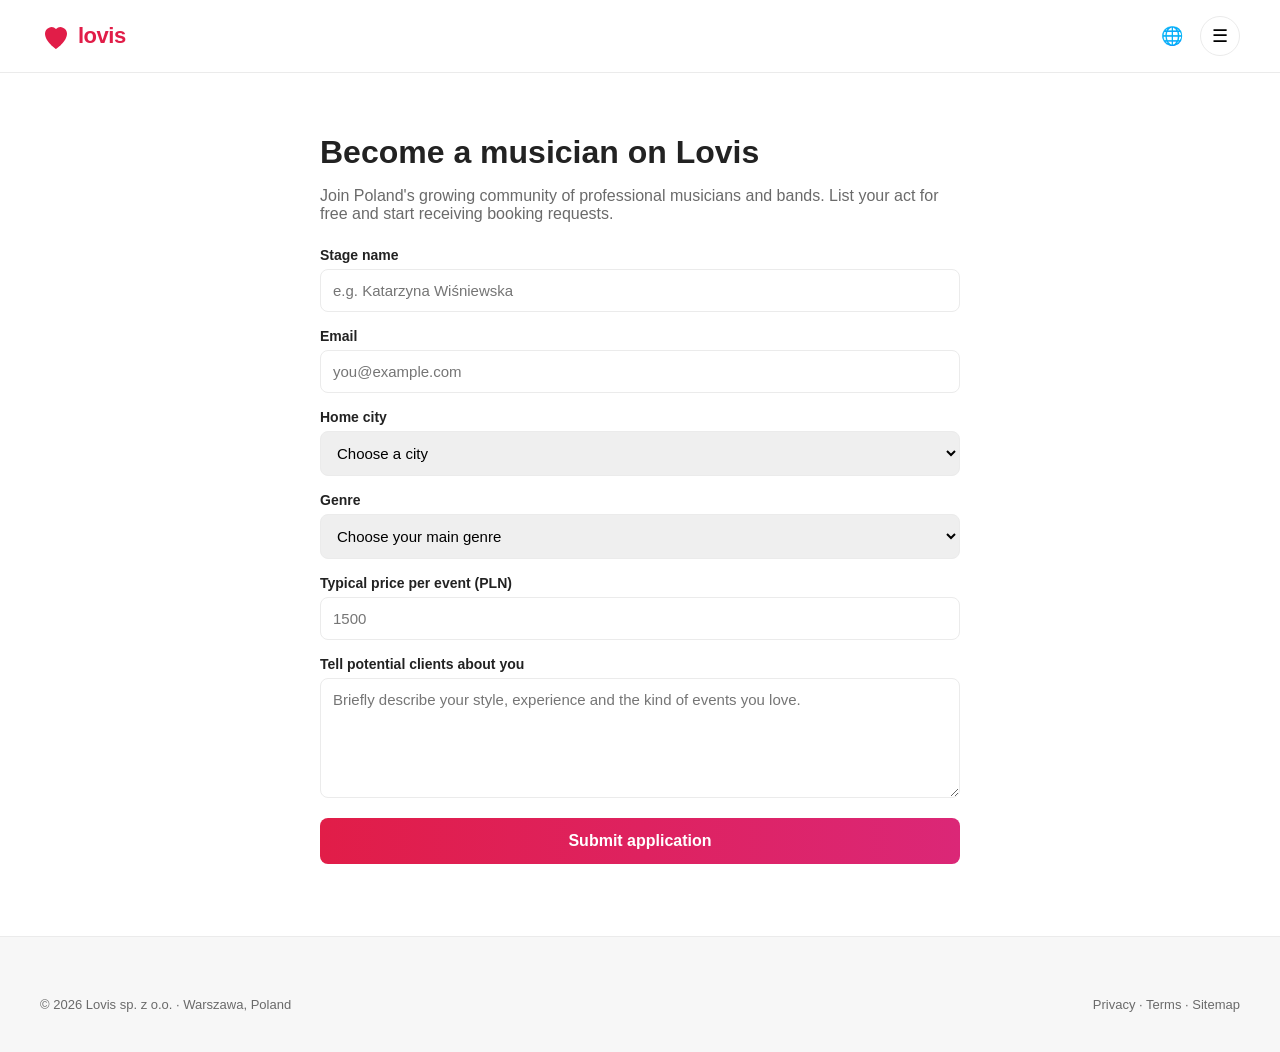
<file: join.html>
<!DOCTYPE html>
<html lang="en">
<head>
  <meta charset="UTF-8" />
  <meta name="viewport" content="width=device-width, initial-scale=1.0" />
  <title>Become a musician — Lovis</title>
  <link rel="icon" href="data:image/svg+xml,%3Csvg xmlns='http://www.w3.org/2000/svg' viewBox='0 0 100 100'%3E%3Ctext y='.9em' font-size='90'%3E%F0%9F%8E%B5%3C/text%3E%3C/svg%3E" />
  <link rel="stylesheet" href="styles.css" />
</head>
<body>
  <header class="site-header">
    <a class="logo" href="index.html" aria-label="Lovis home">
      <svg viewBox="0 0 32 32" width="32" height="32" aria-hidden="true">
        <path fill="#E11D48" d="M16 29s-11-7.2-11-15.5A6.5 6.5 0 0 1 16 9a6.5 6.5 0 0 1 11 4.5C27 21.8 16 29 16 29z"/>
      </svg>
      <span>lovis</span>
    </a>
    <span></span>
    <div class="header-right">
      <button class="icon-btn" aria-label="Language">🌐</button>
      <button class="icon-btn menu-btn" aria-label="Menu">☰</button>
    </div>
  </header>

  <main class="join">
    <h1>Become a musician on Lovis</h1>
    <p class="lead">Join Poland's growing community of professional musicians and bands. List your act for free and start receiving booking requests.</p>

    <form id="joinForm" onsubmit="return Lovis.submitJoin(event)">
      <div>
        <label for="jName">Stage name</label>
        <input id="jName" type="text" placeholder="e.g. Katarzyna Wiśniewska" required />
      </div>
      <div>
        <label for="jEmail">Email</label>
        <input id="jEmail" type="email" placeholder="you@example.com" required />
      </div>
      <div>
        <label for="jCity">Home city</label>
        <select id="jCity" required>
          <option value="">Choose a city</option>
          <option>Warsaw</option>
          <option>Kraków</option>
          <option>Wrocław</option>
          <option>Gdańsk</option>
          <option>Poznań</option>
          <option>Łódź</option>
          <option>Katowice</option>
          <option>Lublin</option>
          <option>Other</option>
        </select>
      </div>
      <div>
        <label for="jGenre">Genre</label>
        <select id="jGenre" required>
          <option value="">Choose your main genre</option>
          <option>Jazz</option>
          <option>Acoustic</option>
          <option>Classical</option>
          <option>Folk</option>
          <option>Rock</option>
          <option>Wedding band</option>
          <option>DJ</option>
          <option>Other</option>
        </select>
      </div>
      <div>
        <label for="jPrice">Typical price per event (PLN)</label>
        <input id="jPrice" type="number" min="100" step="50" placeholder="1500" required />
      </div>
      <div>
        <label for="jBio">Tell potential clients about you</label>
        <textarea id="jBio" placeholder="Briefly describe your style, experience and the kind of events you love." required></textarea>
      </div>
      <button class="btn-primary" type="submit">Submit application</button>
    </form>

    <div id="joinFlash" class="flash">
      🎉 Thank you — your application has been received. The Lovis team will review and reply within 2 working days.
    </div>
  </main>

  <footer class="site-footer">
    <div class="footer-bottom" style="border:none;margin:0;">
      <span>© 2026 Lovis sp. z o.o. · Warszawa, Poland</span>
      <span><a href="#">Privacy</a> · <a href="#">Terms</a> · <a href="#">Sitemap</a></span>
    </div>
  </footer>

  <script src="data.js"></script>
  <script src="script.js"></script>
</body>
</html>
</file>
<file: styles.css>
/* Lovis — Airbnb-inspired styles */
:root {
  --brand: #E11D48;
  --brand-dark: #BE123C;
  --text: #222;
  --muted: #6A6A6A;
  --border: #EBEBEB;
  --bg: #FFFFFF;
  --bg-soft: #F7F7F7;
  --shadow-sm: 0 1px 2px rgba(0,0,0,.08);
  --shadow-md: 0 6px 16px rgba(0,0,0,.12);
  --radius: 12px;
}

* { box-sizing: border-box; }
html, body {
  margin: 0;
  padding: 0;
  font-family: 'Circular', -apple-system, BlinkMacSystemFont, 'Segoe UI', Roboto, Helvetica, Arial, sans-serif;
  color: var(--text);
  background: var(--bg);
  -webkit-font-smoothing: antialiased;
}
a { color: inherit; text-decoration: none; }
button { font-family: inherit; cursor: pointer; }

/* Header */
.site-header {
  display: grid;
  grid-template-columns: 1fr auto 1fr;
  align-items: center;
  padding: 16px 40px;
  border-bottom: 1px solid var(--border);
  background: #fff;
  position: sticky;
  top: 0;
  z-index: 50;
}
.logo {
  display: flex;
  align-items: center;
  gap: 6px;
  color: var(--brand);
  font-weight: 800;
  font-size: 22px;
  letter-spacing: -.5px;
}
.top-nav {
  display: flex;
  gap: 8px;
  justify-content: center;
}
.nav-pill {
  position: relative;
  display: inline-flex;
  align-items: center;
  gap: 8px;
  padding: 10px 16px;
  background: transparent;
  border: none;
  border-radius: 999px;
  color: var(--muted);
  font-size: 15px;
  font-weight: 500;
  transition: background .15s, color .15s;
}
.nav-pill:hover { background: var(--bg-soft); color: var(--text); }
.nav-pill.active { color: var(--text); border-bottom: 2px solid var(--text); border-radius: 0; padding-bottom: 8px; }
.nav-emoji { font-size: 18px; }
.badge {
  position: absolute;
  top: -8px;
  right: -2px;
  background: #1F2937;
  color: #fff;
  font-size: 10px;
  font-weight: 700;
  padding: 2px 6px;
  border-radius: 6px;
}
.header-right {
  display: flex;
  align-items: center;
  justify-content: flex-end;
  gap: 8px;
}
.ghost-link {
  padding: 12px 14px;
  border-radius: 999px;
  font-weight: 600;
  font-size: 14px;
}
.ghost-link:hover { background: var(--bg-soft); }
.icon-btn {
  width: 40px;
  height: 40px;
  border: none;
  background: transparent;
  border-radius: 999px;
  font-size: 18px;
}
.icon-btn:hover { background: var(--bg-soft); }
.menu-btn { border: 1px solid var(--border); }

/* Hero / search bar */
.hero {
  display: flex;
  justify-content: center;
  padding: 28px 16px 36px;
  background: #fff;
  border-bottom: 1px solid var(--border);
}
.search-bar {
  display: flex;
  align-items: stretch;
  background: #fff;
  border: 1px solid var(--border);
  border-radius: 999px;
  box-shadow: var(--shadow-sm);
  padding: 8px;
  width: min(900px, 100%);
}
.search-bar:hover { box-shadow: var(--shadow-md); }
.search-field {
  flex: 1;
  display: flex;
  flex-direction: column;
  padding: 8px 22px;
  border-radius: 999px;
  cursor: text;
}
.search-field:hover { background: #EFEFEF; }
.field-label {
  font-size: 12px;
  font-weight: 700;
  color: var(--text);
  margin-bottom: 2px;
}
.search-field input {
  border: none;
  outline: none;
  background: transparent;
  font-size: 14px;
  color: var(--text);
  padding: 0;
  width: 100%;
}
.search-field input::placeholder { color: var(--muted); }
.divider { width: 1px; background: var(--border); margin: 8px 0; }
.search-btn {
  background: var(--brand);
  color: #fff;
  border: none;
  border-radius: 999px;
  width: 48px;
  height: 48px;
  display: flex;
  align-items: center;
  justify-content: center;
  align-self: center;
  margin: 0 4px;
  transition: background .15s, transform .1s;
}
.search-btn:hover { background: var(--brand-dark); }
.search-btn:active { transform: scale(.97); }

/* Layout */
.container { max-width: 1400px; margin: 0 auto; padding: 24px 40px 48px; }

.row-section { margin: 32px 0; }
.row-header {
  display: flex;
  align-items: center;
  justify-content: space-between;
  margin-bottom: 16px;
}
.row-header h2 {
  font-size: 22px;
  font-weight: 700;
  margin: 0;
}
.row-controls { display: flex; gap: 8px; }
.round-btn {
  width: 36px;
  height: 36px;
  border-radius: 999px;
  border: 1px solid #BBB;
  background: #fff;
  color: var(--text);
  font-size: 18px;
  line-height: 1;
}
.round-btn:hover { background: var(--bg-soft); }

/* Card row */
.card-row {
  display: grid;
  grid-auto-flow: column;
  grid-auto-columns: minmax(220px, 1fr);
  gap: 24px;
  overflow-x: auto;
  scroll-behavior: smooth;
  padding-bottom: 8px;
  scrollbar-width: thin;
}
.card-row::-webkit-scrollbar { height: 6px; }
.card-row::-webkit-scrollbar-thumb { background: #DDD; border-radius: 3px; }

@media (min-width: 1100px) {
  .card-row { grid-auto-columns: minmax(0, 1fr); grid-template-columns: repeat(6, 1fr); overflow: hidden; }
}

/* Card */
.card { display: block; cursor: pointer; }
.card-img {
  position: relative;
  width: 100%;
  aspect-ratio: 1 / 1;
  border-radius: var(--radius);
  overflow: hidden;
  background: var(--bg-soft);
}
.card-img img {
  width: 100%;
  height: 100%;
  object-fit: cover;
  transition: transform .25s ease;
}
.card:hover .card-img img { transform: scale(1.03); }
.card-tag {
  position: absolute;
  top: 12px;
  left: 12px;
  background: rgba(255,255,255,.95);
  color: var(--text);
  padding: 6px 10px;
  font-size: 12px;
  font-weight: 700;
  border-radius: 6px;
}
.heart {
  position: absolute;
  top: 12px;
  right: 12px;
  width: 28px;
  height: 28px;
  fill: rgba(0,0,0,.4);
  stroke: #fff;
  stroke-width: 2;
}
.card-body { padding-top: 10px; font-size: 14px; line-height: 1.4; }
.card-title {
  display: flex;
  align-items: center;
  justify-content: space-between;
  font-weight: 600;
  color: var(--text);
}
.card-meta { color: var(--muted); }
.card-meta .price { color: var(--text); font-weight: 600; margin-top: 2px; display: block; }
.rating { display: inline-flex; align-items: center; gap: 4px; }

/* Footer */
.site-footer {
  background: var(--bg-soft);
  border-top: 1px solid var(--border);
  padding: 40px;
  margin-top: 32px;
}
.footer-cols {
  display: grid;
  grid-template-columns: repeat(auto-fit, minmax(200px, 1fr));
  gap: 32px;
  max-width: 1400px;
  margin: 0 auto;
}
.footer-cols h4 { margin: 0 0 12px; font-size: 14px; font-weight: 700; }
.footer-cols ul { list-style: none; padding: 0; margin: 0; }
.footer-cols li { padding: 4px 0; font-size: 14px; color: var(--muted); }
.footer-cols a:hover { text-decoration: underline; color: var(--text); }
.footer-bottom {
  max-width: 1400px;
  margin: 24px auto 0;
  padding-top: 20px;
  border-top: 1px solid var(--border);
  display: flex;
  justify-content: space-between;
  flex-wrap: wrap;
  gap: 12px;
  font-size: 13px;
  color: var(--muted);
}

/* ----- Listing page ----- */
.listing { max-width: 1280px; margin: 0 auto; padding: 24px 40px; }
.listing h1 { font-size: 28px; margin: 0 0 12px; }
.listing-actions {
  display: flex;
  justify-content: space-between;
  align-items: center;
  margin-bottom: 16px;
  font-size: 14px;
}
.listing-actions a { text-decoration: underline; font-weight: 600; }

.gallery {
  display: grid;
  grid-template-columns: 2fr 1fr 1fr;
  grid-template-rows: 1fr 1fr;
  gap: 8px;
  border-radius: 16px;
  overflow: hidden;
  height: 480px;
  position: relative;
}
.gallery img { width: 100%; height: 100%; object-fit: cover; }
.gallery img:first-child { grid-row: 1 / span 2; }
.show-photos {
  position: absolute;
  bottom: 16px;
  right: 16px;
  background: #fff;
  border: 1px solid var(--text);
  padding: 8px 14px;
  border-radius: 8px;
  font-size: 14px;
  font-weight: 600;
  display: flex;
  align-items: center;
  gap: 6px;
}

.listing-grid {
  display: grid;
  grid-template-columns: 1fr 380px;
  gap: 64px;
  margin-top: 32px;
}
.listing-main h2 { font-size: 22px; margin: 0 0 8px; }
.listing-main h3 { font-size: 18px; margin: 24px 0 12px; }
.listing-main p { line-height: 1.6; color: #333; }
.section-divider { border: none; border-top: 1px solid var(--border); margin: 32px 0; }

.host-card {
  display: flex;
  align-items: center;
  gap: 16px;
  margin: 12px 0 24px;
}
.host-avatar {
  width: 56px;
  height: 56px;
  border-radius: 50%;
  background: linear-gradient(135deg, #FCA5A5, #F472B6);
  display: flex;
  align-items: center;
  justify-content: center;
  color: #fff;
  font-size: 20px;
  font-weight: 700;
}
.feature {
  display: flex;
  gap: 16px;
  margin: 16px 0;
}
.feature-icon {
  flex: 0 0 32px;
  font-size: 22px;
  text-align: center;
}
.feature-text strong { display: block; font-size: 16px; }
.feature-text span { color: var(--muted); font-size: 14px; }

/* Booking widget */
.booking-card {
  position: sticky;
  top: 100px;
  border: 1px solid var(--border);
  border-radius: 12px;
  padding: 24px;
  box-shadow: var(--shadow-md);
  background: #fff;
}
.booking-banner {
  background: #fff;
  border: 1px solid var(--border);
  border-radius: 8px;
  padding: 10px 14px;
  margin-bottom: 16px;
  font-size: 14px;
  display: flex;
  align-items: center;
  gap: 8px;
}
.booking-price { font-size: 22px; font-weight: 700; margin-bottom: 16px; }
.booking-price .strike { text-decoration: line-through; color: var(--muted); font-weight: 400; margin-right: 6px; }
.booking-grid {
  display: grid;
  grid-template-columns: 1fr 1fr;
  border: 1px solid #B0B0B0;
  border-radius: 8px;
  overflow: hidden;
  margin-bottom: 8px;
}
.booking-cell { padding: 12px; }
.booking-cell + .booking-cell { border-left: 1px solid #B0B0B0; }
.booking-cell label {
  display: block;
  font-size: 10px;
  font-weight: 700;
  letter-spacing: .04em;
  text-transform: uppercase;
}
.booking-cell input, .booking-cell select {
  border: none;
  outline: none;
  background: transparent;
  width: 100%;
  font-size: 14px;
  padding: 4px 0 0;
}
.booking-full {
  border: 1px solid #B0B0B0;
  border-radius: 8px;
  padding: 12px;
  margin: 8px 0 16px;
}
.booking-full label {
  display: block;
  font-size: 10px;
  font-weight: 700;
  letter-spacing: .04em;
  text-transform: uppercase;
}
.booking-full select { border: none; outline: none; width: 100%; font-size: 14px; padding-top: 4px; background: transparent; }
.cancel-banner {
  background: var(--bg-soft);
  text-align: center;
  padding: 8px;
  border-radius: 8px;
  font-size: 14px;
  color: #444;
  margin-bottom: 12px;
}
.cancel-banner strong { color: var(--text); }
.btn-primary {
  width: 100%;
  background: linear-gradient(90deg, #E11D48, #DB2777);
  color: #fff;
  border: none;
  padding: 14px;
  border-radius: 8px;
  font-size: 16px;
  font-weight: 700;
  transition: filter .15s;
}
.btn-primary:hover { filter: brightness(.95); }
.charge-note { text-align: center; color: var(--muted); font-size: 13px; margin-top: 10px; }

.fee-list { margin-top: 16px; font-size: 14px; }
.fee-row {
  display: flex;
  justify-content: space-between;
  padding: 6px 0;
}
.fee-row.total {
  border-top: 1px solid var(--border);
  margin-top: 8px;
  padding-top: 12px;
  font-weight: 700;
}

/* Translation banner */
.translate-banner {
  background: var(--bg-soft);
  padding: 14px 18px;
  border-radius: 8px;
  font-size: 14px;
  margin-top: 24px;
}
.translate-banner a { text-decoration: underline; font-weight: 600; }

/* Join page */
.join {
  max-width: 720px;
  margin: 0 auto;
  padding: 40px;
}
.join h1 { font-size: 32px; margin-bottom: 8px; }
.join p.lead { color: var(--muted); margin-bottom: 24px; }
.join form { display: grid; gap: 16px; }
.join label { display: block; font-size: 14px; font-weight: 600; margin-bottom: 6px; }
.join input, .join textarea, .join select {
  width: 100%;
  padding: 12px;
  border: 1px solid var(--border);
  border-radius: 8px;
  font-size: 15px;
  font-family: inherit;
}
.join textarea { min-height: 120px; resize: vertical; }
.flash {
  background: #ECFDF5;
  border: 1px solid #34D399;
  color: #065F46;
  padding: 14px;
  border-radius: 8px;
  margin-top: 16px;
  display: none;
}

/* Empty state */
.empty {
  text-align: center;
  padding: 64px 16px;
  color: var(--muted);
}

/* Responsive */
@media (max-width: 900px) {
  .site-header { grid-template-columns: 1fr auto; padding: 12px 16px; }
  .top-nav { display: none; }
  .header-right .ghost-link { display: none; }
  .container { padding: 16px; }
  .search-bar { flex-direction: column; border-radius: 16px; padding: 12px; }
  .divider { display: none; }
  .search-field { padding: 10px 14px; }
  .search-btn { align-self: stretch; width: auto; height: 44px; border-radius: 8px; margin-top: 8px; }
  .gallery { grid-template-columns: 1fr; grid-template-rows: 240px; height: auto; }
  .gallery img:not(:first-child) { display: none; }
  .listing-grid { grid-template-columns: 1fr; gap: 24px; }
  .booking-card { position: static; }
  .listing { padding: 16px; }
}
</file>
